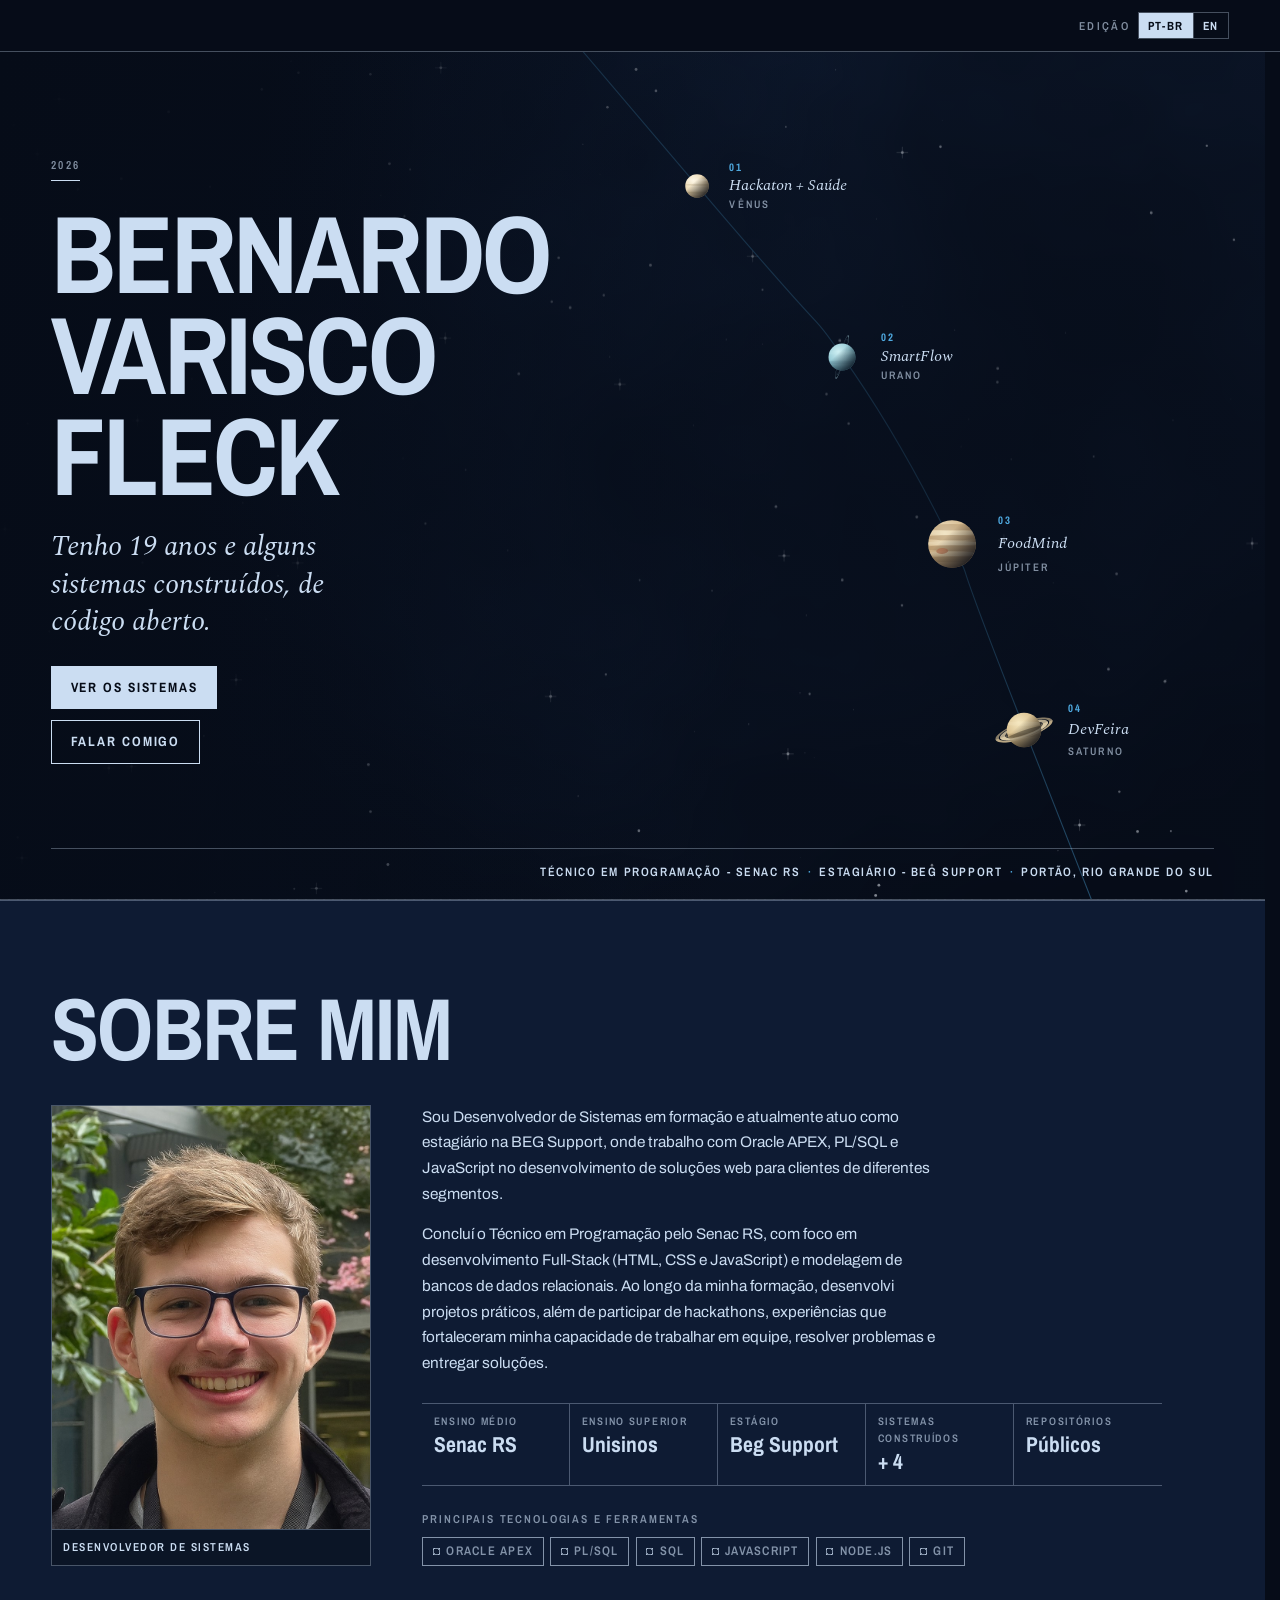
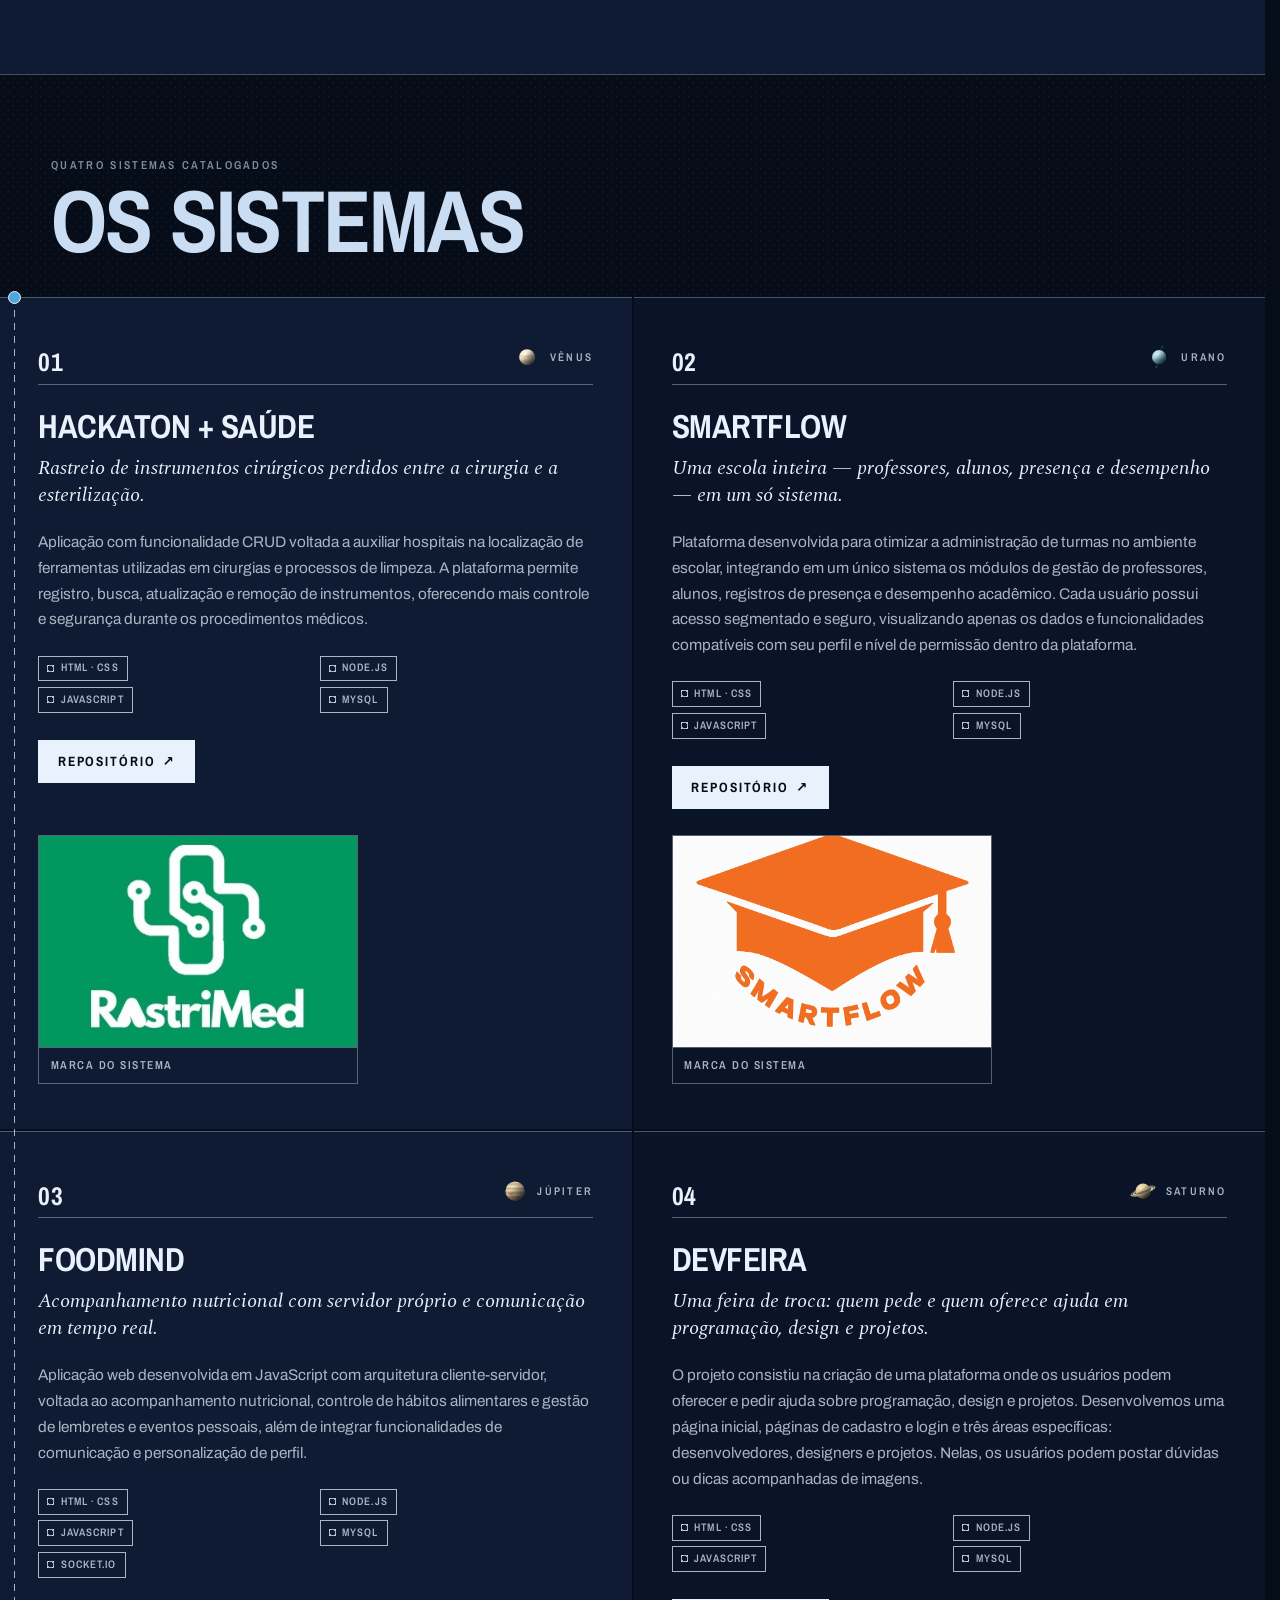
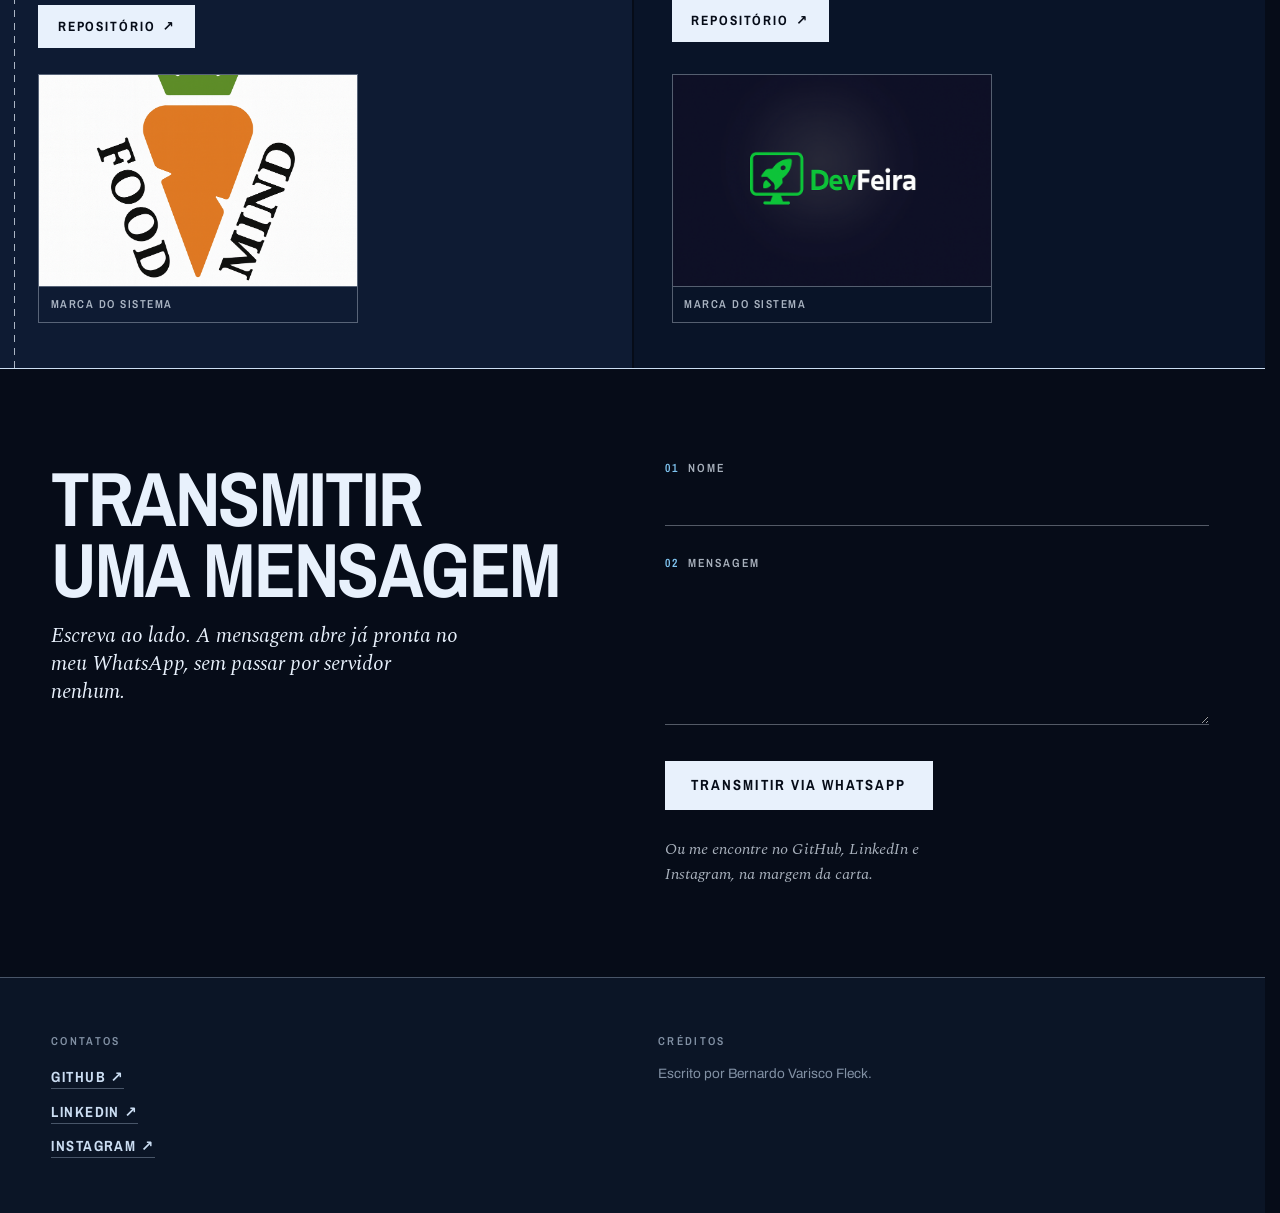
<file: index.html>
<!DOCTYPE html>
<html lang="pt-BR">

<head>
    <meta charset="UTF-8">
    <meta name="viewport" content="width=device-width, initial-scale=1.0, viewport-fit=cover">
    <title>Bernardo Varisco Fleck — Carta Celeste</title>
    <meta name="description"
        content="Carta celeste dos trabalhos de Bernardo Varisco Fleck: quatro sistemas construídos, repositórios públicos, técnico em programação no Senac RS.">
    <meta property="og:title" content="Bernardo Varisco Fleck — Carta Celeste" />
    <meta property="og:description"
        content="Quatro sistemas construídos. Repositórios públicos. Carta celeste SO-22, Portão / RS." />
    <meta property="og:image" content="https://bernardoeeee.github.io/portfolioBernardo/assets/RastriMed.jpg" />
    <meta property="og:url" content="https://bernardoeeee.github.io/portfolioBernardo/" />
    <meta property="og:type" content="website" />
    <meta name="theme-color" content="#060C18">
    <link rel="preconnect" href="https://fonts.googleapis.com">
    <link rel="preconnect" href="https://fonts.gstatic.com" crossorigin>
    <link rel="stylesheet"
        href="https://fonts.googleapis.com/css2?family=Archivo+Narrow:wght@400;600;700&family=Archivo:wght@400;500;600&family=Spectral:ital,wght@1,300;1,400&display=swap">
    <link rel="stylesheet" href="style.css">
    <link rel="icon" type="image/svg+xml" href="assets/favicon.svg">
    <link rel="icon" type="image/png" sizes="32x32" href="assets/favicon-32.png">
    <link rel="apple-touch-icon" href="assets/favicon-180.png">
</head>

<body>

    <!-- ============================================================
         THE BODIES — one planet per catalogued system. Drawn, not
         photographed: a lit limb, a terminator falling into the void,
         and the surface each body actually has. Colour is pulled down
         toward the sheet's night register, as through an eyepiece
         rather than off a press release.
         ============================================================ -->
    <svg class="sprite" aria-hidden="true" focusable="false">
        <defs>
            <!-- 01 VÊNUS — one unbroken sulphuric cloud deck, the highest albedo in the sky -->
            <radialGradient id="venBody" cx=".34" cy=".27" r=".95">
                <stop offset="0" stop-color="#FDF7E6" />
                <stop offset=".38" stop-color="#EFDFBE" />
                <stop offset=".76" stop-color="#CBAF80" />
                <stop offset="1" stop-color="#826C48" />
            </radialGradient>

            <!-- 02 URANO — an ice giant, near featureless, tipped 98° onto its side -->
            <radialGradient id="uraBody" cx=".36" cy=".29" r=".95">
                <stop offset="0" stop-color="#CDEEF2" />
                <stop offset=".42" stop-color="#9CCFD9" />
                <stop offset=".78" stop-color="#5A93A3" />
                <stop offset="1" stop-color="#2E5361" />
            </radialGradient>

            <!-- 03 JÚPITER — zones and belts, and the storm that has outlived every observer of it -->
            <radialGradient id="jupBody" cx=".35" cy=".28" r=".95">
                <stop offset="0" stop-color="#F0E2C4" />
                <stop offset=".45" stop-color="#D6BC92" />
                <stop offset=".8" stop-color="#9C7B52" />
                <stop offset="1" stop-color="#5B462C" />
            </radialGradient>

            <!-- 04 SATURNO — the rings, with the Cassini division open between A and B -->
            <radialGradient id="satBody" cx=".35" cy=".28" r=".95">
                <stop offset="0" stop-color="#F4E6BE" />
                <stop offset=".42" stop-color="#DCC494" />
                <stop offset=".78" stop-color="#A98C5A" />
                <stop offset="1" stop-color="#5E4C30" />
            </radialGradient>

            <!-- the night side: every body falls into the same void -->
            <linearGradient id="night" x1=".14" y1=".1" x2=".9" y2=".92">
                <stop offset=".3" stop-color="#060C18" stop-opacity="0" />
                <stop offset=".72" stop-color="#060C18" stop-opacity=".52" />
                <stop offset="1" stop-color="#060C18" stop-opacity=".88" />
            </linearGradient>

            <clipPath id="venClip">
                <circle cx="50" cy="50" r="28" />
            </clipPath>
            <clipPath id="uraClip">
                <circle cx="50" cy="50" r="25" />
            </clipPath>
            <clipPath id="jupClip">
                <circle cx="50" cy="50" r="34" />
            </clipPath>
            <clipPath id="satClip">
                <circle cx="50" cy="50" r="27" />
            </clipPath>

            <!-- the near half of a ring system, in the ring's own tilted frame -->
            <clipPath id="satFront" clipPathUnits="userSpaceOnUse">
                <rect x="-10" y="50" width="120" height="60" />
            </clipPath>
            <clipPath id="uraFront" clipPathUnits="userSpaceOnUse">
                <rect x="-10" y="50" width="120" height="60" />
            </clipPath>
        </defs>

        <symbol id="p-venus" viewBox="0 0 100 100">
            <circle cx="50" cy="50" r="28" fill="url(#venBody)" />
            <g clip-path="url(#venClip)">
                <ellipse cx="44" cy="36" rx="34" ry="3.4" fill="#FBF4E2" opacity=".26" />
                <ellipse cx="54" cy="47" rx="32" ry="2.6" fill="#8C7346" opacity=".2" />
                <ellipse cx="46" cy="58" rx="33" ry="3" fill="#F7EEDA" opacity=".16" />
                <ellipse cx="52" cy="66" rx="30" ry="2.2" fill="#8C7346" opacity=".18" />
            </g>
            <circle cx="50" cy="50" r="28" fill="url(#night)" />
        </symbol>

        <symbol id="p-uranus" viewBox="0 0 100 100">
            <!-- rings stand almost upright: the planet rolls along its orbit -->
            <g transform="rotate(-74 50 50)">
                <path fill="#9FC9D4" fill-rule="evenodd" opacity=".5"
                    d="M8,50 a42,5.04 0 1,0 84,0 a42,5.04 0 1,0 -84,0 Z M10,50 a40,4.8 0 1,0 80,0 a40,4.8 0 1,0 -80,0 Z" />
                <path fill="#7FAAB8" fill-rule="evenodd" opacity=".3"
                    d="M16,50 a34,4.08 0 1,0 68,0 a34,4.08 0 1,0 -68,0 Z M17,50 a33,3.96 0 1,0 66,0 a33,3.96 0 1,0 -66,0 Z" />
            </g>
            <circle cx="50" cy="50" r="25" fill="url(#uraBody)" />
            <g clip-path="url(#uraClip)">
                <ellipse cx="48" cy="42" rx="28" ry="4" fill="#D6F0F5" opacity=".12" />
                <ellipse cx="50" cy="60" rx="26" ry="3.4" fill="#3F6E7D" opacity=".14" />
            </g>
            <g transform="rotate(-74 50 50)">
                <g clip-path="url(#uraFront)">
                    <path fill="#9FC9D4" fill-rule="evenodd" opacity=".5"
                        d="M8,50 a42,5.04 0 1,0 84,0 a42,5.04 0 1,0 -84,0 Z M10,50 a40,4.8 0 1,0 80,0 a40,4.8 0 1,0 -80,0 Z" />
                    <path fill="#7FAAB8" fill-rule="evenodd" opacity=".3"
                        d="M16,50 a34,4.08 0 1,0 68,0 a34,4.08 0 1,0 -68,0 Z M17,50 a33,3.96 0 1,0 66,0 a33,3.96 0 1,0 -66,0 Z" />
                </g>
            </g>
            <circle cx="50" cy="50" r="25" fill="url(#night)" />
        </symbol>

        <symbol id="p-jupiter" viewBox="0 0 100 100">
            <circle cx="50" cy="50" r="34" fill="url(#jupBody)" />
            <g clip-path="url(#jupClip)">
                <ellipse cx="50" cy="26" rx="42" ry="4.6" fill="#9B7B52" opacity=".34" />
                <ellipse cx="50" cy="34" rx="42" ry="3.4" fill="#F2E6C8" opacity=".38" />
                <ellipse cx="50" cy="41" rx="42" ry="3.8" fill="#A07F55" opacity=".42" />
                <ellipse cx="50" cy="49" rx="42" ry="3" fill="#F4E9CE" opacity=".34" />
                <ellipse cx="50" cy="56" rx="42" ry="4.2" fill="#96754C" opacity=".44" />
                <ellipse cx="50" cy="64" rx="42" ry="3.2" fill="#EFE2C2" opacity=".3" />
                <ellipse cx="50" cy="72" rx="42" ry="4" fill="#8E7048" opacity=".36" />
                <!-- the Great Red Spot, in the southern belt where it belongs -->
                <ellipse cx="36" cy="60" rx="8.5" ry="4.2" fill="#C07A55" opacity=".72" transform="rotate(-4 36 60)" />
                <ellipse cx="36" cy="60" rx="5.5" ry="2.4" fill="#D08E66" opacity=".5" transform="rotate(-4 36 60)" />
            </g>
            <circle cx="50" cy="50" r="34" fill="url(#night)" />
        </symbol>

        <symbol id="p-saturn" viewBox="0 0 100 100">
            <g transform="rotate(-19 50 50)">
                <path fill="#D8C296" fill-rule="evenodd" opacity=".62"
                    d="M3,50 a47,12.78 0 1,0 94,0 a47,12.78 0 1,0 -94,0 Z M8.5,50 a41.5,11.29 0 1,0 83,0 a41.5,11.29 0 1,0 -83,0 Z" />
                <path fill="#E4D2AC" fill-rule="evenodd" opacity=".78"
                    d="M10.5,50 a39.5,10.74 0 1,0 79,0 a39.5,10.74 0 1,0 -79,0 Z M19,50 a31,8.43 0 1,0 62,0 a31,8.43 0 1,0 -62,0 Z" />
                <path fill="#C0AC84" fill-rule="evenodd" opacity=".34"
                    d="M20,50 a30,8.16 0 1,0 60,0 a30,8.16 0 1,0 -60,0 Z M22,50 a28,7.62 0 1,0 56,0 a28,7.62 0 1,0 -56,0 Z" />
            </g>
            <circle cx="50" cy="50" r="27" fill="url(#satBody)" />
            <g clip-path="url(#satClip)">
                <ellipse cx="50" cy="40" rx="30" ry="3.4" fill="#F6EACA" opacity=".24" />
                <ellipse cx="50" cy="58" rx="30" ry="3" fill="#8E7448" opacity=".22" />
                <!-- the rings lay their own shadow across the globe -->
                <ellipse cx="50" cy="54" rx="30" ry="3.6" fill="#26200F" opacity=".4" transform="rotate(-19 50 50)" />
            </g>
            <g transform="rotate(-19 50 50)">
                <g clip-path="url(#satFront)">
                    <path fill="#D8C296" fill-rule="evenodd" opacity=".62"
                        d="M3,50 a47,12.78 0 1,0 94,0 a47,12.78 0 1,0 -94,0 Z M8.5,50 a41.5,11.29 0 1,0 83,0 a41.5,11.29 0 1,0 -83,0 Z" />
                    <path fill="#E4D2AC" fill-rule="evenodd" opacity=".78"
                        d="M10.5,50 a39.5,10.74 0 1,0 79,0 a39.5,10.74 0 1,0 -79,0 Z M19,50 a31,8.43 0 1,0 62,0 a31,8.43 0 1,0 -62,0 Z" />
                    <path fill="#C0AC84" fill-rule="evenodd" opacity=".34"
                        d="M20,50 a30,8.16 0 1,0 60,0 a30,8.16 0 1,0 -60,0 Z M22,50 a28,7.62 0 1,0 56,0 a28,7.62 0 1,0 -56,0 Z" />
                </g>
            </g>
            <circle cx="50" cy="50" r="27" fill="url(#night)" />
        </symbol>
    </svg>

    <a class="skip" href="#sitios" data-i18n="skip">Ir para os sistemas catalogados</a>

    <div class="collar" role="banner">
        <div class="collar__sheet">
        </div>
        <div class="collar__grid">
        </div>
        <div class="collar__edition">
            <span class="collar__label" data-i18n="collarEdition">Edição</span>
            <div class="edition" role="group" aria-label="Idioma / Language">
                <button type="button" class="edition__btn" data-lang="pt" aria-pressed="true">PT-BR</button>
                <button type="button" class="edition__btn" data-lang="en" aria-pressed="false">EN</button>
            </div>
        </div>
    </div>

    <main>
        <!-- ============ SHEET FACE ============ -->
        <section class="sheet" id="inicio" aria-labelledby="sheetTitle">
            <canvas class="sheet__relief" id="relief" aria-hidden="true"></canvas>
            <svg class="sheet__plane" id="plane" aria-hidden="true" preserveAspectRatio="none"></svg>
            <div class="sheet__vignette" aria-hidden="true"></div>

            <div class="sheet__block">
                <p class="overline" id="year"></p>
                <h1 id="sheetTitle">Bernardo<br>Varisco<br>Fleck</h1>
                <p class="lede" data-i18n="sheetLede">Tenho <span id="age"></span> anos e alguns sistemas construídos,
                    de código aberto.</p>
                <div class="sheet__actions">
                    <a class="btn btn--solid" href="#sitios" data-i18n="sheetCta">Ver os sistemas</a>
                    <a class="btn" href="#contato" data-i18n="sheetCta2">Falar comigo</a>
                </div>
            </div>

            <ul class="spots" id="spots" aria-label="Sistemas catalogados">
                <li class="spot" style="--x:53%; --y:17%; --size:42px">
                    <a href="#sitio-1">
                        <span class="spot__mark" aria-hidden="true">
                            <svg class="planet">
                                <use href="#p-venus" />
                            </svg>
                        </span>
                        <span class="spot__n">01</span>
                        <span class="spot__name" data-i18n="s1Title">Hackaton + Saúde</span>
                        <span class="spot__body" data-i18n="pl1">Vênus</span>
                    </a>
                </li>
                <li class="spot" style="--x:64%; --y:36%; --size:54px">
                    <a href="#sitio-2">
                        <span class="spot__mark" aria-hidden="true">
                            <svg class="planet">
                                <use href="#p-uranus" />
                            </svg>
                        </span>
                        <span class="spot__n">02</span>
                        <span class="spot__name" data-i18n="s2Title">SmartFlow</span>
                        <span class="spot__body" data-i18n="pl2">Urano</span>
                    </a>
                </li>
                <li class="spot" style="--x:72%; --y:56%; --size:70px">
                    <a href="#sitio-3">
                        <span class="spot__mark" aria-hidden="true">
                            <svg class="planet">
                                <use href="#p-jupiter" />
                            </svg>
                        </span>
                        <span class="spot__n">03</span>
                        <span class="spot__name" data-i18n="s3Title">FoodMind</span>
                        <span class="spot__body" data-i18n="pl3">Júpiter</span>
                    </a>
                </li>
                <li class="spot" style="--x:78%; --y:77%; --size:64px">
                    <a href="#sitio-4">
                        <span class="spot__mark" aria-hidden="true">
                            <svg class="planet">
                                <use href="#p-saturn" />
                            </svg>
                        </span>
                        <span class="spot__n">04</span>
                        <span class="spot__name" data-i18n="s4Title">DevFeira</span>
                        <span class="spot__body" data-i18n="pl4">Saturno</span>
                    </a>
                </li>
            </ul>

            <div class="sheet__margin">
                <div class="scalebar" aria-hidden="true">
                </div>
                <p class="credentials"><span data-i18n="credA">Técnico em Programação - Senac RS</span><span class="sep"
                        aria-hidden="true">·</span><span data-i18n="credB">Estagiário - Beg Support</span><span
                        class="sep" aria-hidden="true">·</span><span data-i18n="credC">Portão, Rio Grande do Sul</span>
                </p>
            </div>
        </section>

        <!-- ============ PROFILE SECTION ============ -->
        <section class="perfil" id="perfil" aria-labelledby="perfilTitle">
            <div class="band__head">
                <h2 id="perfilTitle" data-i18n="perfilTitle">Sobre mim</h2>
            </div>
            <div class="perfil__grid">
                <figure class="plate plate--portrait">
                    <img src="assets/eu.jpg" alt="Bernardo Varisco Fleck, retrato" loading="lazy" decoding="async">
                    <figcaption><span data-i18n="portraitCap">Desenvolvedor de Sistemas</span></figcaption>
                </figure>
                <div class="perfil__notes">
                    <p class="notes" data-i18n="perfilP1">Sou Desenvolvedor de Sistemas em formação e atualmente atuo
                        como estagiário na BEG Support, onde trabalho com Oracle APEX, PL/SQL e JavaScript no
                        desenvolvimento de soluções web para clientes de diferentes segmentos.</p>
                    <p class="notes" data-i18n="perfilP2">Concluí o Técnico em Programação pelo Senac RS, com foco em
                        desenvolvimento Full-Stack (HTML, CSS e JavaScript) e modelagem de bancos de dados relacionais.
                        Ao longo da minha formação, desenvolvi projetos práticos, além de participar de
                        hackathons, experiências que fortaleceram minha capacidade de trabalhar em equipe, resolver
                        problemas e entregar soluções.</p>
                    <dl class="record">
                        <div>
                            <dt data-i18n="recA">Ensino Médio</dt>
                            <dd>Senac RS</dd>
                        </div>
                        <div>
                            <dt data-i18n="recA2">Ensino Superior</dt>
                            <dd>Unisinos</dd>
                        </div>
                        <div>
                            <dt data-i18n="recB">Estágio</dt>
                            <dd>Beg Support</dd>
                        </div>
                        <div>
                            <dt data-i18n="recC">Sistemas construídos</dt>
                            <dd>+ 4</dd>
                        </div>
                        <div>
                            <dt data-i18n="recD">Repositórios</dt>
                            <dd data-i18n="recDv">Públicos</dd>
                        </div>
                    </dl>
                    <p class="legend__caption" data-i18n="stackCap">Principais tecnologias e ferramentas</p>
                    <ul class="legend legend--wide" aria-label="Principais tecnologias e ferramentas">
                        <li>Oracle APEX</li>
                        <li>PL/SQL</li>
                        <li>SQL</li>
                        <li>JavaScript</li>
                        <li>Node.js</li>
                        <li>Git</li>
                    </ul>
                </div>
            </div>
        </section>

        <!-- ============ SITES ============ -->
        <div class="sitios__title" id="sitios">
            <p class="tag" data-i18n="sitiosTag">Quatro sistemas catalogados</p>
            <h2 data-i18n="sitiosTitle">Os sistemas</h2>
        </div>

        <div class="sites">
            <div class="traverse" id="traverse" aria-hidden="true">
                <span class="traverse__line"></span>
                <span class="traverse__mark" id="traverseMark"></span>
            </div>

            <section class="site site--basalt" id="sitio-1" aria-labelledby="s1">
                <div class="site__inner">
                    <div class="site__meta">
                        <span class="site__n">01</span>
                        <span class="site__body-mark"><svg class="planet planet--sm" aria-hidden="true">
                                <use href="#p-venus" />
                            </svg><span data-i18n="pl1">Vênus</span></span>
                    </div>
                    <div class="site__body">
                        <h3 id="s1" data-i18n="s1Title">Hackaton + Saúde</h3>
                        <p class="site__line" data-i18n="s1Line">Rastreio de instrumentos cirúrgicos perdidos entre a
                            cirurgia e a esterilização.</p>
                        <p class="notes" data-i18n="s1Body">Aplicação com funcionalidade CRUD voltada a auxiliar
                            hospitais na localização de ferramentas utilizadas em cirurgias e processos de limpeza. A
                            plataforma permite registro, busca, atualização e remoção de instrumentos, oferecendo mais
                            controle e segurança durante os procedimentos médicos.</p>
                        <ul class="legend" aria-label="Stack">
                            <li>HTML · CSS</li>
                            <li>Node.js</li>
                            <li>JavaScript</li>
                            <li>MySQL</li>
                        </ul>
                        <a class="btn btn--solid" href="https://github.com/bernardoeeee/hackathon2024" target="_blank"
                            rel="noopener"><span data-i18n="repo">Repositório</span> <span
                                aria-hidden="true">↗</span></a>
                    </div>
                    <div class="site__aside">
                        <figure class="plate plate--mark">
                            <img src="assets/RastriMed.jpg" loading="lazy" decoding="async"
                                alt="Marca do sistema Hackaton + Saúde">
                            <figcaption><span data-i18n="markCap">Marca do sistema</span></figcaption>
                        </figure>
                    </div>
                </div>
            </section>

            <section class="site site--campo" id="sitio-2" aria-labelledby="s2">
                <div class="site__inner">
                    <div class="site__meta">
                        <span class="site__n">02</span>
                        <span class="site__body-mark"><svg class="planet planet--sm" aria-hidden="true">
                                <use href="#p-uranus" />
                            </svg><span data-i18n="pl2">Urano</span></span>
                    </div>
                    <div class="site__body">
                        <h3 id="s2" data-i18n="s2Title">SmartFlow</h3>
                        <p class="site__line" data-i18n="s2Line">Uma escola inteira — professores, alunos, presença e
                            desempenho — em um só sistema.</p>
                        <p class="notes" data-i18n="s2Body">Plataforma desenvolvida para otimizar a administração de
                            turmas no ambiente escolar, integrando em um único sistema os módulos de gestão de
                            professores, alunos, registros de presença e desempenho acadêmico. Cada usuário possui
                            acesso segmentado e seguro, visualizando apenas os dados e funcionalidades compatíveis com
                            seu perfil e nível de permissão dentro da plataforma.</p>
                        <ul class="legend" aria-label="Stack">
                            <li>HTML · CSS</li>
                            <li>Node.js</li>
                            <li>JavaScript</li>
                            <li>MySQL</li>
                        </ul>
                        <a class="btn btn--solid" href="https://github.com/bernardoeeee/SmartFlow" target="_blank"
                            rel="noopener"><span data-i18n="repo">Repositório</span> <span
                                aria-hidden="true">↗</span></a>
                    </div>
                    <div class="site__aside">
                        <figure class="plate plate--mark">
                            <img src="assets/SmartFlow.jpg" loading="lazy" decoding="async"
                                alt="Marca do sistema SmartFlow">
                            <figcaption><span data-i18n="markCap">Marca do sistema</span></figcaption>
                        </figure>
                    </div>
                </div>
            </section>

            <section class="site site--bistre" id="sitio-3" aria-labelledby="s3">
                <div class="site__inner">
                    <div class="site__meta">
                        <span class="site__n">03</span>
                        <span class="site__body-mark"><svg class="planet planet--sm" aria-hidden="true">
                                <use href="#p-jupiter" />
                            </svg><span data-i18n="pl3">Júpiter</span></span>
                    </div>
                    <div class="site__body">
                        <h3 id="s3" data-i18n="s3Title">FoodMind</h3>
                        <p class="site__line" data-i18n="s3Line">Acompanhamento nutricional com servidor próprio e
                            comunicação em tempo real.</p>
                        <p class="notes" data-i18n="s3Body">Aplicação web desenvolvida em JavaScript com arquitetura
                            cliente-servidor, voltada ao acompanhamento nutricional, controle de hábitos alimentares e
                            gestão de lembretes e eventos pessoais, além de integrar funcionalidades de comunicação e
                            personalização de perfil.</p>
                        <ul class="legend" aria-label="Stack">
                            <li>HTML · CSS</li>
                            <li>Node.js</li>
                            <li>JavaScript</li>
                            <li>MySQL</li>
                            <li>Socket.io</li>
                        </ul>
                        <a class="btn btn--solid" href="https://github.com/bernardoeeee/FoodMind" target="_blank"
                            rel="noopener"><span data-i18n="repo">Repositório</span> <span
                                aria-hidden="true">↗</span></a>
                    </div>
                    <div class="site__aside">
                        <figure class="plate plate--mark">
                            <img src="assets/FoodMind.jpg" loading="lazy" decoding="async"
                                alt="Marca do sistema FoodMind">
                            <figcaption><span data-i18n="markCap">Marca do sistema</span></figcaption>
                        </figure>
                    </div>
                </div>
            </section>

            <section class="site site--hydro" id="sitio-4" aria-labelledby="s4">
                <div class="site__inner">
                    <div class="site__meta">
                        <span class="site__n">04</span>
                        <span class="site__body-mark"><svg class="planet planet--sm" aria-hidden="true">
                                <use href="#p-saturn" />
                            </svg><span data-i18n="pl4">Saturno</span></span>
                    </div>
                    <div class="site__body">
                        <h3 id="s4" data-i18n="s4Title">DevFeira</h3>
                        <p class="site__line" data-i18n="s4Line">Uma feira de troca: quem pede e quem oferece ajuda em
                            programação, design e projetos.</p>
                        <p class="notes" data-i18n="s4Body">O projeto consistiu na criação de uma plataforma onde os
                            usuários podem oferecer e pedir ajuda sobre programação, design e projetos. Desenvolvemos
                            uma página inicial, páginas de cadastro e login e três áreas específicas: desenvolvedores,
                            designers e projetos. Nelas, os usuários podem postar dúvidas ou dicas acompanhadas de
                            imagens.</p>
                        <ul class="legend" aria-label="Stack">
                            <li>HTML · CSS</li>
                            <li>Node.js</li>
                            <li>JavaScript</li>
                            <li>MySQL</li>
                        </ul>
                        <a class="btn btn--solid" href="https://github.com/bernardoeeee/Hackathon-3B-FeiraTrocaDigital"
                            target="_blank" rel="noopener"><span data-i18n="repo">Repositório</span> <span
                                aria-hidden="true">↗</span></a>
                    </div>
                    <div class="site__aside">
                        <figure class="plate plate--mark">
                            <img src="assets/DevFeira.jpg" loading="lazy" decoding="async"
                                alt="Marca do sistema DevFeira">
                            <figcaption><span data-i18n="markCap">Marca do sistema</span></figcaption>
                        </figure>
                    </div>
                </div>
            </section>
        </div>

        <!-- ============ CONTACT ============ -->
        <section class="contato" id="contato" aria-labelledby="contatoTitle">
            <div class="contato__inner">
                <div class="contato__head">
                    <h2 id="contatoTitle" data-i18n="contatoTitle">Transmitir uma mensagem</h2>
                    <p class="lede lede--sm" data-i18n="contatoLede">Escreva ao lado. A mensagem abre já pronta no meu
                        WhatsApp, sem passar por servidor nenhum.</p>
                </div>
                <form class="form" id="form" novalidate>
                    <div class="field">
                        <label for="nome"><span class="field__n">01</span><span
                                data-i18n="fieldName">Nome</span></label>
                        <input id="nome" name="nome" type="text" autocomplete="name" required
                            aria-describedby="nomeErr">
                        <p class="field__err" id="nomeErr" data-i18n="errName" hidden>Preencha seu nome.</p>
                    </div>
                    <div class="field">
                        <label for="mensagem"><span class="field__n">02</span><span
                                data-i18n="fieldMsg">Mensagem</span></label>
                        <textarea id="mensagem" name="mensagem" rows="5" required aria-describedby="msgErr"></textarea>
                        <p class="field__err" id="msgErr" data-i18n="errMsg" hidden>Escreva sua mensagem.</p>
                    </div>
                    <button class="btn btn--solid btn--lg" type="submit" data-i18n="submit">Transmitir via
                        WhatsApp</button>
                    <p class="form__note" data-i18n="formNote">Ou me encontre no GitHub, LinkedIn e Instagram, na
                        margem da carta.</p>
                </form>
            </div>
        </section>
    </main>

    <footer class="margem">
        <div class="margem__inner">
            <div class="margem__links">
                <p class="tag" data-i18n="linksTag">Contatos</p>
                <ul>
                    <li><a href="https://github.com/bernardoeeee" target="_blank" rel="noopener">GitHub <span
                                aria-hidden="true">↗</span></a></li>
                    <li><a href="https://www.linkedin.com/in/bernardo-varisco-fleck-aaa5b5272/" target="_blank"
                            rel="noopener">LinkedIn <span aria-hidden="true">↗</span></a></li>
                    <li><a href="https://www.instagram.com/bvfleck/" target="_blank" rel="noopener">Instagram <span
                                aria-hidden="true">↗</span></a></li>
                </ul>
            </div>
            <div class="margem__colophon">
                <p class="tag" data-i18n="colophonTag">Créditos</p>
                <p data-i18n="colophon">Escrito por Bernardo Varisco Fleck.</p>
            </div>
        </div>
    </footer>

    <script src="script.js"></script>
</body>

</html>
</file>
<file: style.css>
/* ============================================================
   CARTA CELESTE SO-22 — celestial chart for Bernardo Varisco Fleck
   Two blues and starlight. Hairline chrome only: 1px rules,
   hatching, stipple. No soft shadows, no rounded corners.
   ============================================================ */

:root {
    /* the two blues, and the light that sits on them */
    --sheet: #060C18;
    --sheet-2: #0B1526;
    --ink: #CBDDF2;
    --ink-60: rgba(203, 221, 242, .62);
    --ink-30: rgba(203, 221, 242, .32);
    --ink-12: rgba(203, 221, 242, .14);

    /* fields: the same two blues, alternating */
    --basalt: #0E1B33;
    --sandstone: #0E1B33;
    --campo: #091428;
    --bistre: #0E1B33;
    --hydro: #091428;

    /* plotted lines */
    --water: #4EA8DE;
    --rubric: #4EA8DE;
    --flare: #7FC4F0;
    --star: #F2F7FF;

    --pale: #E8F1FC;
    --pale-70: rgba(232, 241, 252, .72);
    --pale-40: rgba(232, 241, 252, .34);
    --pale-18: rgba(232, 241, 252, .16);

    --sans: "Archivo", system-ui, sans-serif;
    --narrow: "Archivo Narrow", "Archivo Narrow Fallback", system-ui, sans-serif;
    --italic: "Spectral", Georgia, serif;

    --collar-h: 3.25rem;
    --gutter: clamp(1.15rem, 4vw, 4.5rem);
    --measure: 40ch;

    /* one shell for the whole sheet: every band stops at the same width and
       centres, so nothing runs edge to edge on a 27" monitor while the
       catalogue below it stays boxed. expressed in rem so it tracks the
       root scale set per device band. */
    --shell: 92rem;
    --pad-x: max(var(--gutter), calc((100% - var(--shell)) / 2));
    --edge-x: max(0px, calc((100% - var(--shell)) / 2));
    /* the bodies keep their proportion to the sky at every size */
    --body-scale: 1;

    --hatch: repeating-linear-gradient(45deg,
            currentColor 0 1px,
            transparent 1px 6px);
}

*,
*::before,
*::after {
    box-sizing: border-box;
    margin: 0;
    padding: 0;
    border: 0;
}

html {
    scroll-behavior: smooth;
    /* the scrollbar is reserved, so the fixed collar and the scrolling
       sections measure the same width and their rails line up */
    scrollbar-gutter: stable;
    -webkit-text-size-adjust: 100%;
    /* percentage, not px: the reader's own browser size still counts */
    font-size: 100%;
}

body {
    background: var(--sheet);
    color: var(--ink);
    font-family: var(--sans);
    font-size: clamp(0.95rem, 0.9rem + 0.2vw, 1.0625rem);
    line-height: 1.6;
    overflow-x: hidden;
    /* stipple: the sheet's own tooth */
    background-image:
        radial-gradient(var(--ink-12) .5px, transparent .5px),
        radial-gradient(var(--ink-12) .5px, transparent .5px);
    background-size: 9px 9px, 9px 9px;
    background-position: 0 0, 4.5px 4.5px;
}

img,
svg,
canvas {
    display: block;
    max-width: 100%;
}

a {
    color: inherit;
    text-decoration: none;
}

::selection {
    background: var(--rubric);
    color: var(--pale);
}

:focus-visible {
    outline: 2px solid var(--rubric);
    outline-offset: 3px;
}

.skip {
    position: fixed;
    top: .5rem;
    left: .5rem;
    z-index: 60;
    transform: translateY(-160%);
    background: var(--ink);
    color: var(--sheet);
    border: 1px solid var(--ink);
    padding: .5rem .85rem;
    font-family: var(--narrow);
    font-size: .78rem;
    letter-spacing: .12em;
    text-transform: uppercase;
    transition: transform .16s ease;
}

.skip:focus-visible {
    transform: translateY(0);
}

/* the planet sprite: defined once, used wherever a system is named */
.sprite {
    position: absolute;
    width: 0;
    height: 0;
    overflow: hidden;
}

/* ---------------- shared lettering ---------------- */

h1,
h2,
h3 {
    font-family: var(--narrow);
    font-weight: 700;
    line-height: .92;
    letter-spacing: -0.005em;
    text-transform: uppercase;
    text-wrap: balance;
}

.tag,
.overline,
.collar__label {
    font-family: var(--narrow);
    font-weight: 600;
    font-size: .72rem;
    letter-spacing: .2em;
    text-transform: uppercase;
    color: var(--ink-60);
}

.lede {
    font-family: var(--italic);
    font-style: italic;
    font-weight: 400;
    font-size: clamp(1.15rem, 1rem + 1vw, 1.75rem);
    line-height: 1.34;
    max-width: 30ch;
}

.lede--sm {
    font-size: clamp(1.05rem, 1rem + .4vw, 1.3rem);
    max-width: 38ch;
}

.notes {
    max-width: var(--measure);
    font-size: .96rem;
    line-height: 1.68;
}

.notes+.notes {
    margin-top: .9rem;
}

/* ---------------- collar (sheet header) ---------------- */

.collar {
    position: fixed;
    inset: 0 0 auto 0;
    z-index: 50;
    height: var(--collar-h);
    display: grid;
    grid-template-columns: 1fr auto 1fr;
    align-items: center;
    gap: 1rem;
    /* scrollbar-gutter: stable keeps the fixed collar and the scrolling
       sections on the same width, so the same rail lines them up */
    padding: 0 var(--pad-x);
    padding-left: max(var(--pad-x), env(safe-area-inset-left));
    padding-right: max(var(--pad-x), env(safe-area-inset-right));
    background: var(--sheet);
    border-bottom: 1px solid var(--ink-30);
}

.collar>div {
    display: flex;
    align-items: baseline;
    gap: .5rem;
    min-width: 0;
}

.collar__grid {
    justify-content: center;
}

.collar__edition {
    justify-content: flex-end;
}

.edition {
    display: flex;
    border: 1px solid var(--ink-30);
}

.edition__btn {
    background: transparent;
    color: var(--ink);
    font-family: var(--narrow);
    font-weight: 700;
    font-size: .74rem;
    letter-spacing: .14em;
    padding: .3rem .55rem;
    cursor: pointer;
    transition: background .14s linear, color .14s linear;
}

.edition__btn+.edition__btn {
    border-left: 1px solid var(--ink-30);
}

.edition__btn[aria-pressed="true"] {
    background: var(--ink);
    color: var(--sheet);
}

/* ---------------- sheet face (hero) ---------------- */

.sheet {
    position: relative;
    min-height: 100svh;
    padding: calc(var(--collar-h) + clamp(1.5rem, 5vh, 3.25rem)) var(--pad-x) 0;
    display: grid;
    grid-template-rows: 1fr auto;
    isolation: isolate;
    overflow: hidden;
    border-bottom: 1px solid var(--ink-30);
}

.sheet__relief,
.sheet__plane {
    position: absolute;
    inset: 0;
    width: 100%;
    height: 100%;
    z-index: -2;
}

.sheet__plane {
    z-index: -1;
}

/* two clearings, not one: the lettering sits in the left one, the plotted
   systems in the right one. the sky is only ever fully itself in between. */
.sheet__vignette {
    position: absolute;
    inset: 0;
    z-index: -1;
    pointer-events: none;
    background:
        radial-gradient(105% 82% at 79% 50%,
            rgba(6, 12, 24, .72) 0%,
            rgba(6, 12, 24, .44) 38%,
            rgba(6, 12, 24, .14) 66%,
            rgba(6, 12, 24, 0) 88%),
        linear-gradient(100deg,
            var(--sheet) 0%,
            rgba(6, 12, 24, .92) 20%,
            rgba(6, 12, 24, .58) 38%,
            rgba(6, 12, 24, 0) 62%);
}

.sheet__block {
    position: relative;
    z-index: 2;
    align-self: center;
    max-width: 30ch;
}

.sheet__block>.overline {
    max-width: none;
}

.sheet__block .overline {
    display: inline-block;
    white-space: nowrap;
    border-bottom: 1px solid var(--ink);
    padding-bottom: .35rem;
    margin-bottom: clamp(.9rem, 2.4vh, 1.6rem);
}

#sheetTitle {
    font-size: clamp(2.9rem, 8.6vw, 7.1rem);
    letter-spacing: -0.025em;
    margin-bottom: clamp(1rem, 2.4vh, 1.6rem);
}

.sheet__actions {
    display: flex;
    flex-wrap: wrap;
    gap: .7rem;
    margin-top: clamp(1.1rem, 2.8vh, 1.9rem);
}

/* --- buttons --- */

.btn {
    display: inline-flex;
    align-items: center;
    gap: .45rem;
    border: 1px solid currentColor;
    padding: .62rem 1.15rem;
    font-family: var(--narrow);
    font-weight: 700;
    font-size: .84rem;
    letter-spacing: .14em;
    text-transform: uppercase;
    background: transparent;
    color: inherit;
    cursor: pointer;
    transition: background .14s linear, color .14s linear;
}

.btn--solid {
    background: var(--ink);
    border-color: var(--ink);
    color: var(--sheet);
}

.btn--solid:hover,
.btn--solid:focus-visible {
    background: var(--rubric);
    border-color: var(--rubric);
    color: var(--sheet);
}

.btn:not(.btn--solid):hover,
.btn:not(.btn--solid):focus-visible {
    background: var(--ink);
    color: var(--sheet);
}

.btn--lg {
    padding: .85rem 1.6rem;
    font-size: .92rem;
}

/* --- spot heights --- */

.spots {
    position: absolute;
    inset: 0;
    list-style: none;
    z-index: 3;
    pointer-events: none;
}

.spot {
    position: absolute;
    left: var(--x);
    top: var(--y);
    pointer-events: auto;
}

.spot a {
    display: grid;
    grid-template-columns: auto minmax(0, 1fr);
    grid-template-areas:
        "mark n"
        "mark name"
        "mark body";
    grid-template-rows: auto auto auto;
    align-items: center;
    column-gap: .7rem;
    padding: .3rem .45rem .3rem .3rem;
    border: 1px solid transparent;
    transition: border-color .14s linear, background .14s linear;
}

.spot__mark {
    grid-area: mark;
    width: calc(var(--size, 44px) * var(--body-scale));
    height: calc(var(--size, 44px) * var(--body-scale));
    display: block;
}

/* the body itself, lit from the upper left like everything else on the sheet */
.planet {
    width: 100%;
    height: 100%;
    display: block;
    overflow: visible;
    transition: transform .3s cubic-bezier(.2, .7, .2, 1),
        filter .3s cubic-bezier(.2, .7, .2, 1);
}

.spot__n {
    grid-area: n;
    font-family: var(--narrow);
    font-weight: 700;
    font-size: .68rem;
    letter-spacing: .18em;
    color: var(--rubric);
}

.spot__name {
    grid-area: name;
    font-family: var(--italic);
    font-style: italic;
    font-size: 1rem;
    line-height: 1.15;
    white-space: nowrap;
}

/* the body's own name, in the register the chart uses for designations */
.spot__body {
    grid-area: body;
    font-family: var(--narrow);
    font-weight: 600;
    font-size: .68rem;
    letter-spacing: .2em;
    text-transform: uppercase;
    color: var(--ink-60);
    margin-top: .1rem;
}

.spot a:hover,
.spot a:focus-visible {
    transform: scale(1.09);
    transition: transform .6s;
}

/* the body turns toward you: it does not grow, it brightens */
.spot a:hover .planet,
.spot a:focus-visible .planet {
    transform: scale(1.07);
    filter: brightness(1.28);
}

.spot a:hover .spot__body,
.spot a:focus-visible .spot__body {
    color: var(--ink);
}

/* --- bottom margin of the sheet --- */

.sheet__margin {
    position: relative;
    z-index: 2;
    display: flex;
    flex-wrap: wrap;
    align-items: flex-end;
    justify-content: space-between;
    gap: 1rem 2rem;
    border-top: 1px solid var(--ink-30);
    padding: .8rem 0 1.1rem;
    margin-top: clamp(1.1rem, 3.5vh, 2.25rem);
}

.credentials {
    display: flex;
    flex-wrap: wrap;
    gap: .45rem;
    font-family: var(--narrow);
    font-weight: 600;
    font-size: .76rem;
    letter-spacing: .13em;
    text-transform: uppercase;
}

.credentials .sep {
    color: var(--rubric);
}

/* ---------------- band heads ---------------- */

.band__head,
.sitios__title {
    padding: clamp(3rem, 9vh, 6rem) var(--pad-x) clamp(1.5rem, 4vh, 2.5rem);
}

.band__head h2,
.sitios__title h2 {
    font-size: clamp(2.4rem, 8vw, 5.5rem);
    letter-spacing: -0.02em;
    margin-top: .35rem;
}

.sitios__title {
    border-top: 1px solid var(--ink-30);
    scroll-margin-top: var(--collar-h);
}

/* ---------------- perfil ---------------- */

.perfil {
    background: var(--sandstone);
    color: var(--ink);
    border-top: 1px solid var(--ink-30);
    scroll-margin-top: var(--collar-h);
}

.perfil .tag {
    color: var(--ink-60);
}

.perfil__grid {
    display: grid;
    grid-template-columns: minmax(0, 320px) minmax(0, 1fr);
    gap: clamp(1.5rem, 4vw, 3.5rem);
    align-items: start;
    padding: 0 var(--pad-x) clamp(3rem, 9vh, 6rem);
}

.perfil__notes {
    max-width: 74ch;
}

.perfil .notes {
    max-width: 58ch;
}

/* record table */

.record {
    display: grid;
    grid-template-columns: repeat(auto-fit, minmax(140px, 1fr));
    margin: 1.6rem 0 1.4rem;
    border-top: 1px solid var(--ink-30);
}

.record>div {
    border-bottom: 1px solid var(--ink-30);
    border-right: 1px solid var(--ink-30);
    padding: .6rem .7rem .7rem;
}

.record>div:last-child {
    border-right: 0;
}

.record dt {
    font-family: var(--narrow);
    font-weight: 600;
    font-size: .68rem;
    letter-spacing: .16em;
    text-transform: uppercase;
    color: var(--ink-60);
}

.record dd {
    font-family: var(--narrow);
    font-weight: 700;
    font-size: 1.35rem;
    line-height: 1.1;
    margin-top: .15rem;
}

/* ---------------- plates ---------------- */

.plate {
    border: 1px solid var(--ink-30);
    background: var(--sheet-2);
}

.plate img {
    width: 100%;
    height: auto;
    border-bottom: 1px solid var(--ink-30);
    filter: none;
}

.plate--mark img {
    aspect-ratio: 3 / 2;
    object-fit: cover;
    filter: none;
}

.plate--portrait img {
    aspect-ratio: 3 / 4;
    object-fit: cover;
    object-position: center 22%;
}

.plate figcaption {
    display: flex;
    align-items: baseline;
    gap: .6rem;
    padding: .5rem .7rem .55rem;
    font-family: var(--narrow);
    font-weight: 600;
    font-size: .72rem;
    letter-spacing: .13em;
    text-transform: uppercase;
    color: var(--ink);
}

/* ---------------- traverse (one unbroken line) ---------------- */

.sites {
    position: relative;
}

.traverse {
    position: absolute;
    top: 0;
    bottom: 0;
    left: calc(var(--pad-x) + 1.35rem);
    width: 1px;
    z-index: 4;
    pointer-events: none;
}

.traverse__line {
    position: absolute;
    inset: 0;
    background: repeating-linear-gradient(to bottom,
            var(--pale-70) 0 7px,
            transparent 7px 13px);
}

.traverse__mark {
    position: absolute;
    left: 50%;
    top: 0;
    width: 13px;
    height: 13px;
    margin-left: -6.5px;
    margin-top: -6.5px;
    border: 1.5px solid var(--pale);
    background: var(--rubric);
    border-radius: 50%;
    transform: translateY(var(--travel, 0px));
}

/* ---------------- sites ---------------- */

.site {
    border-top: 1px solid var(--ink-30);
    scroll-margin-top: var(--collar-h);
    color: var(--pale);
}

.site--basalt {
    background: var(--basalt);
}

.site--campo {
    background: var(--campo);
}

.site--bistre {
    background: var(--bistre);
}

.site--hydro {
    background: var(--hydro);
}

.site__inner {
    display: grid;
    grid-template-columns: 3.4rem minmax(0, 1fr) minmax(0, 1.05fr);
    gap: clamp(1.5rem, 4vw, 3.5rem);
    align-items: start;
    padding: clamp(2.75rem, 8vh, 5.5rem) var(--pad-x);
}

.site__meta {
    display: flex;
    flex-direction: column;
    gap: 1rem;
    padding-top: .35rem;
}

.site__n {
    font-family: var(--narrow);
    font-weight: 700;
    font-size: 1.6rem;
    line-height: 1;
    letter-spacing: .02em;
    padding-bottom: .5rem;
    border-bottom: 1px solid var(--pale-40);
}

/* the same body that carries this system in the sky, at catalogue size */
.site__body-mark {
    display: flex;
    align-items: center;
    gap: .55rem;
    font-family: var(--narrow);
    font-weight: 600;
    font-size: .7rem;
    letter-spacing: .2em;
    text-transform: uppercase;
    color: var(--pale-70);
}

.planet--sm {
    width: 28px;
    height: 28px;
    flex: none;
}

.site__body h3 {
    font-size: clamp(2.1rem, 5.5vw, 3.6rem);
    letter-spacing: -0.015em;
}

.site__line {
    font-family: var(--italic);
    font-style: italic;
    font-size: clamp(1.1rem, 1rem + .55vw, 1.45rem);
    line-height: 1.34;
    max-width: 32ch;
    margin: .85rem 0 1.35rem;
    color: var(--pale);
}

.site .notes {
    color: var(--pale-70);
}

.site .plate {
    background: transparent;
    border-color: var(--pale-40);
}

.site .plate img {
    border-bottom-color: var(--pale-40);
}

.site .plate figcaption {
    color: var(--pale-70);
}

.site .plate__n {
    color: var(--flare);
}

.site .btn--solid {
    background: var(--pale);
    border-color: var(--pale);
    color: var(--sheet);
}

.site .btn--solid:hover,
.site .btn--solid:focus-visible {
    background: var(--flare);
    border-color: var(--flare);
    color: var(--sheet);
}

.site :focus-visible {
    outline-color: var(--flare);
}

.site__aside {
    display: grid;
    gap: 1rem;
    align-content: start;
}






/* stack legend */

.legend {
    list-style: none;
    display: flex;
    flex-wrap: wrap;
    gap: .4rem;
    margin: 1.4rem 0 1.7rem;
}

.site__body .legend {
    display: grid;
    grid-template-columns: repeat(2, minmax(0, 1fr));
    gap: .35rem .5rem;
    max-width: 20rem;
}

.site__body .legend li {
    justify-self: start;
    padding: .18rem .5rem .22rem;
}

.legend li {
    display: inline-flex;
    align-items: center;
    gap: .4rem;
    border: 1px solid currentColor;
    padding: .22rem .6rem .26rem;
    font-family: var(--narrow);
    font-weight: 600;
    font-size: .68rem;
    letter-spacing: .1em;
    text-transform: uppercase;
    color: var(--pale-70);
}

.legend li::before {
    content: "";
    width: 7px;
    height: 7px;
    border: 1px solid currentColor;
    background-image: var(--hatch);
    flex: none;
}

.legend__caption {
    margin: 1.5rem 0 -.9rem;
    font-family: var(--narrow);
    font-weight: 600;
    font-size: .72rem;
    letter-spacing: .16em;
    text-transform: uppercase;
    color: var(--ink-60);
}

.legend--wide li {
    color: var(--ink-60);
    font-size: .78rem;
}

/* ---------------- contato ---------------- */

.contato {
    background: var(--sheet);
    color: var(--pale);
    border-top: 1px solid var(--ink);
    scroll-margin-top: var(--collar-h);
}

.contato__inner {
    display: grid;
    grid-template-columns: minmax(0, 1fr) minmax(0, 1fr);
    gap: clamp(2rem, 5vw, 5rem);
    align-items: start;
    padding: clamp(3.25rem, 10vh, 7rem) var(--pad-x);
}

.contato .tag {
    color: var(--pale-70);
}

.contato .btn--solid {
    background: var(--pale);
    border-color: var(--pale);
    color: var(--sheet);
}

.contato .btn--solid:hover,
.contato .btn--solid:focus-visible {
    background: var(--flare);
    border-color: var(--flare);
    color: var(--sheet);
}

.contato :focus-visible {
    outline-color: var(--flare);
}

.contato h2 {
    font-size: clamp(2.3rem, 7vw, 4.8rem);
    letter-spacing: -0.02em;
    margin: .35rem 0 1.1rem;
}

.form {
    display: flex;
    flex-direction: column;
    align-items: flex-start;
    gap: 1.7rem;
    max-width: 34rem;
}

.field {
    width: 100%;
}

.field label {
    display: flex;
    align-items: baseline;
    gap: .55rem;
    font-family: var(--narrow);
    font-weight: 600;
    font-size: .74rem;
    letter-spacing: .18em;
    text-transform: uppercase;
    color: var(--pale-70);
    margin-bottom: .35rem;
}

.field__n {
    color: var(--flare);
}

.field input,
.field textarea {
    width: 100%;
    background: transparent;
    border-bottom: 1px solid var(--pale-40);
    color: var(--pale);
    font-family: var(--sans);
    font-size: max(1.05rem, 16px);
    line-height: 1.55;
    padding: .5rem 0;
    resize: vertical;
    transition: border-color .14s linear;
}

.field input:hover,
.field textarea:hover {
    border-bottom-color: var(--pale-70);
}

.field input:focus,
.field textarea:focus {
    outline: none;
    border-bottom-color: var(--flare);
}

.field input[aria-invalid="true"],
.field textarea[aria-invalid="true"] {
    border-bottom-color: var(--flare);
}

.field__err {
    font-family: var(--narrow);
    font-weight: 600;
    font-size: .76rem;
    letter-spacing: .1em;
    text-transform: uppercase;
    color: var(--flare);
    margin-top: .4rem;
}

.form__note {
    font-family: var(--italic);
    font-style: italic;
    font-size: .98rem;
    color: var(--pale-70);
    max-width: 34ch;
}

/* ---------------- margem (footer) ---------------- */

.margem {
    background: var(--sheet-2);
    border-top: 1px solid var(--ink-30);
}

.margem__inner {
    display: grid;
    grid-template-columns: repeat(auto-fit, minmax(210px, 1fr));
    gap: clamp(1.6rem, 4vw, 3.5rem);
    padding: clamp(2.25rem, 6vh, 3.75rem) var(--pad-x);
}

.margem ul {
    list-style: none;
    margin-top: .8rem;
}

.margem li+li {
    margin-top: .45rem;
}

.margem__links a {
    font-family: var(--narrow);
    font-weight: 700;
    font-size: .92rem;
    letter-spacing: .1em;
    text-transform: uppercase;
    border-bottom: 1px solid var(--ink-30);
    padding-bottom: 1px;
    transition: color .14s linear, border-color .14s linear;
}

.margem__links a:hover,
.margem__links a:focus-visible {
    color: var(--rubric);
    border-bottom-color: var(--rubric);
}

.margem__colophon p:not(.tag) {
    margin-top: .8rem;
    font-size: .85rem;
    line-height: 1.6;
    color: var(--ink-60);
    max-width: 34ch;
}

/* ---------------- motion ---------------- */

.js-reveal {
    opacity: 0;
    transform: translateY(14px);
}

.js-reveal.is-in {
    opacity: 1;
    transform: none;
    transition: opacity .55s ease, transform .55s cubic-bezier(.2, .7, .2, 1);
}

/* ---------------- responsive ---------------- */

@media (max-width: 1080px) {
    .perfil__grid {
        grid-template-columns: minmax(0, 260px) minmax(0, 1fr);
    }

    .site__inner {
        grid-template-columns: 2.8rem minmax(0, 1fr);
    }

    .site__aside {
        grid-column: 2;
        grid-template-columns: minmax(0, 1fr);
        align-items: start;
    }

    .contato__inner {
        grid-template-columns: minmax(0, 1fr);
    }
}

@media (max-width: 860px) {
    :root {
        --collar-h: 2.9rem;
    }

    .collar {
        grid-template-columns: 1fr auto;
        gap: .75rem;
    }

    .collar>.collar__grid {
        display: none;
    }

    .sheet {
        min-height: 88svh;
        padding-bottom: 0;
    }

    .sheet__block {
        padding-bottom: clamp(2rem, 6vh, 3rem);
        max-width: none;
    }

    .sheet__vignette {
        background: linear-gradient(180deg,
                var(--sheet) 0%,
                rgba(6, 12, 24, .92) 30%,
                rgba(6, 12, 24, .5) 52%,
                rgba(6, 12, 24, .16) 72%,
                rgba(6, 12, 24, 0) 100%);
    }

    /* the bodies leave the sky for an index list under the title */
    .spots {
        position: static;
        inset: auto;
        display: grid;
        gap: 0;
        align-self: end;
        background: rgba(6, 12, 24, .84);
        border-top: 1px solid var(--ink);
        margin-bottom: 1.5rem;
        z-index: 3;
    }

    .sheet__block {
        align-self: start;
    }

    .spot {
        position: static;
        border-bottom: 1px solid var(--ink-30);
    }

    .spot a {
        grid-template-columns: auto auto minmax(0, 1fr);
        grid-template-rows: auto auto;
        grid-template-areas:
            "mark n name"
            "mark n body";
        align-items: center;
        column-gap: .8rem;
        row-gap: 0;
        padding: .75rem .1rem;
        border: 0;
    }

    /* the bodies keep their relative sizes, at list scale */
    .spot__mark {
        width: calc(var(--size, 44px) * .62 * var(--body-scale));
        height: calc(var(--size, 44px) * .62 * var(--body-scale));
    }

    .spot__name {
        white-space: normal;
        font-size: 1.05rem;
    }

    /* a planet on an inverted plate reads as a mistake, so the row tints instead */
    .spot a:hover,
    .spot a:focus-visible {
        background: rgba(203, 221, 242, .07);
    }

    .perfil__grid {
        grid-template-columns: minmax(0, 1fr);
    }

    .plate--portrait {
        max-width: 300px;
    }

    .traverse {
        display: none;
    }

    .site__inner {
        grid-template-columns: minmax(0, 1fr);
        gap: 1.5rem;
    }

    .site__meta {
        flex-direction: row;
        align-items: baseline;
        justify-content: space-between;
        border-bottom: 1px solid var(--pale-40);
        padding-bottom: .5rem;
    }

    .site__n {
        border-bottom: 0;
        padding-bottom: 0;
    }

    .site__aside {
        grid-column: auto;
        grid-template-columns: minmax(0, 1fr);
    }

    .record>div {
        border-right: 0;
    }
}

@media (max-width: 520px) {
    .sheet__actions {
        flex-direction: column;
        align-items: stretch;
    }

    .sheet__actions .btn {
        justify-content: center;
    }

    .sheet__margin {
        gap: 1.25rem;
    }

    .credentials {
        font-size: .72rem;
    }
}

@media (prefers-reduced-motion: reduce) {
    html {
        scroll-behavior: auto;
    }

    .js-reveal {
        opacity: 1;
        transform: none;
        transition: none;
    }

    *,
    *::before,
    *::after {
        animation-duration: .01ms !important;
        transition-duration: .01ms !important;
    }
}

@media print {

    .collar,
    .skip,
    .traverse {
        display: none;
    }

    body {
        background: #fff;
        color: #000;
    }
}

/* ---------------- celestial chart additions ---------------- */

/* the ecliptic: one curve, fitted through the four bodies and run out to
   both edges of the sheet. the only structure the sky carries. */
.ecliptic {
    fill: none;
    stroke: var(--water);
    stroke-width: 1.1;
    stroke-opacity: .5;
    vector-effect: non-scaling-stroke;
}


/* ---------------- sites: 2 x 2 pairing (wide screens) ---------------- */

@media (min-width: 1000px) {
    .sites {
        display: grid;
        grid-template-columns: minmax(0, 1fr) minmax(0, 1fr);
        gap: 2px;
        padding-inline: var(--edge-x);
    }

    /* the traverse becomes the left margin rail of the whole block */
    .traverse {
        left: calc(var(--edge-x) + .9rem);
    }

    .site__inner {
        grid-template-columns: minmax(0, 1fr);
        gap: 1.6rem;
        padding: clamp(2.25rem, 5vh, 3.5rem) clamp(1.75rem, 3vw, 3rem);
        max-width: none;
        margin: 0;
        height: 100%;
        grid-template-rows: auto 1fr auto;
    }

    .site__meta {
        flex-direction: row;
        align-items: baseline;
        justify-content: space-between;
        gap: 1rem;
        padding: 0 0 .5rem;
        border-bottom: 1px solid var(--pale-40);
    }

    .site__n {
        border-bottom: 0;
        padding-bottom: 0;
    }

    .site__body h3 {
        font-size: clamp(1.9rem, 2.6vw, 2.9rem);
    }

    /* the text runs the full width of its box, ragged right */
    .site__line {
        font-size: clamp(1.05rem, 1.1vw + .6rem, 1.25rem);
        max-width: none;
        text-align: left;
    }

    .site__body .notes {
        max-width: none;
        text-align: left;
    }

    .site__body .legend {
        max-width: none;
    }

    /* every plate lands on the same baseline, at the same size */
    .site__aside {
        grid-column: auto;
        grid-template-columns: minmax(0, 1fr);
        align-self: end;
        justify-self: start;
        width: min(100%, 20rem);
    }
}
/* ============================================================
   DEVICE BANDS — one scale for every sheet
   The rule: the layout stops growing at the shell, and the whole
   rem system steps up in small increments so the sheet keeps the
   same apparent size on a 13" notebook, a 24" monitor and a 32"
   one. Nothing here changes composition; it changes scale only.
   ============================================================ */

/* --- laptops: the reference size, 1280-1439 --- */
@media (min-width: 1440px) {
    :root {
        --body-scale: 1.06;
    }

    html {
        font-size: 104%;
    }
}

/* --- large desktop monitors --- */
@media (min-width: 1800px) {
    :root {
        --body-scale: 1.16;
    }

    html {
        font-size: 110%;
    }
}

/* --- 4K and ultrawide: the shell holds, the type keeps its stature --- */
@media (min-width: 2300px) {
    :root {
        --body-scale: 1.28;
    }

    html {
        font-size: 117%;
    }
}

/* --- short notebook panels (1366x768, 1440x900 and their kin).
       height is the scarce axis here, not width: the collar, the title,
       the bodies and the sheet margin all have to land in one screen. --- */
@media (min-width: 861px) and (max-height: 820px) {
    :root {
        --collar-h: 3rem;
        --body-scale: .88;
    }

    html {
        font-size: 97%;
    }

    .sheet {
        padding-top: calc(var(--collar-h) + 1.1rem);
    }

    #sheetTitle {
        font-size: clamp(2.6rem, 5.6vw, 4.6rem);
    }

    .sheet__block .overline {
        margin-bottom: .8rem;
    }

    .band__head,
    .sitios__title {
        padding-block: 3.25rem 1.35rem;
    }

    .site__inner {
        padding-block: 2.5rem;
    }

    .contato__inner {
        padding-block: 3rem;
    }
}

/* --- very short panels: the hero stops claiming a full screen --- */
@media (min-width: 861px) and (max-height: 640px) {
    .sheet {
        min-height: 34rem;
    }
}

/* ---------------- input, not screen size ---------------- */

/* touch: every target reaches 44px and nothing depends on hover */
@media (pointer: coarse) {

    .btn,
    .edition__btn {
        min-height: 44px;
    }

    .edition__btn {
        padding-inline: .85rem;
    }

    .margem__links a,
    .site__link {
        display: inline-block;
        padding-block: .35rem;
    }

    .spot a {
        padding-block: .6rem;
    }
}

@media (hover: none) {

    .spot a:hover,
    .spot a:focus-visible {
        transform: none;
    }

    .spot a:hover .planet {
        transform: none;
        filter: none;
    }
}

/* ---------------- the notch and the home indicator ---------------- */

@supports (padding: max(0px)) {
    .sheet,
    .band__head,
    .sitios__title,
    .perfil__grid,
    .contato__inner,
    .margem__inner {
        padding-left: max(var(--pad-x), env(safe-area-inset-left));
        padding-right: max(var(--pad-x), env(safe-area-inset-right));
    }

    .margem__inner {
        padding-bottom: max(clamp(2.25rem, 6vh, 3.75rem), env(safe-area-inset-bottom));
    }

    /* the catalogue is one column below 1000px, so it takes the same
       edge treatment; above it each card sits inside the 2x2 and keeps
       its own padding. */
    @media (max-width: 999px) {
        .site__inner {
            padding-left: max(var(--pad-x), env(safe-area-inset-left));
            padding-right: max(var(--pad-x), env(safe-area-inset-right));
        }
    }
}

/* ---------------- phones: the small end of the same scale ---------------- */

@media (max-width: 420px) {
    html {
        font-size: 96%;
    }

    :root {
        --collar-h: 2.75rem;
    }

    #sheetTitle {
        font-size: clamp(2.5rem, 12vw, 3.6rem);
    }

    .record {
        grid-template-columns: repeat(2, minmax(0, 1fr));
    }

    .record>div:nth-child(2n) {
        border-right: 0;
    }
}

/* --- phones held on their side: the hero must not become a letterbox --- */
@media (max-width: 900px) and (max-height: 520px) and (orientation: landscape) {
    .sheet {
        min-height: 0;
        padding-bottom: 1.5rem;
    }

    .spots {
        margin-bottom: 1rem;
    }
}
</file>
